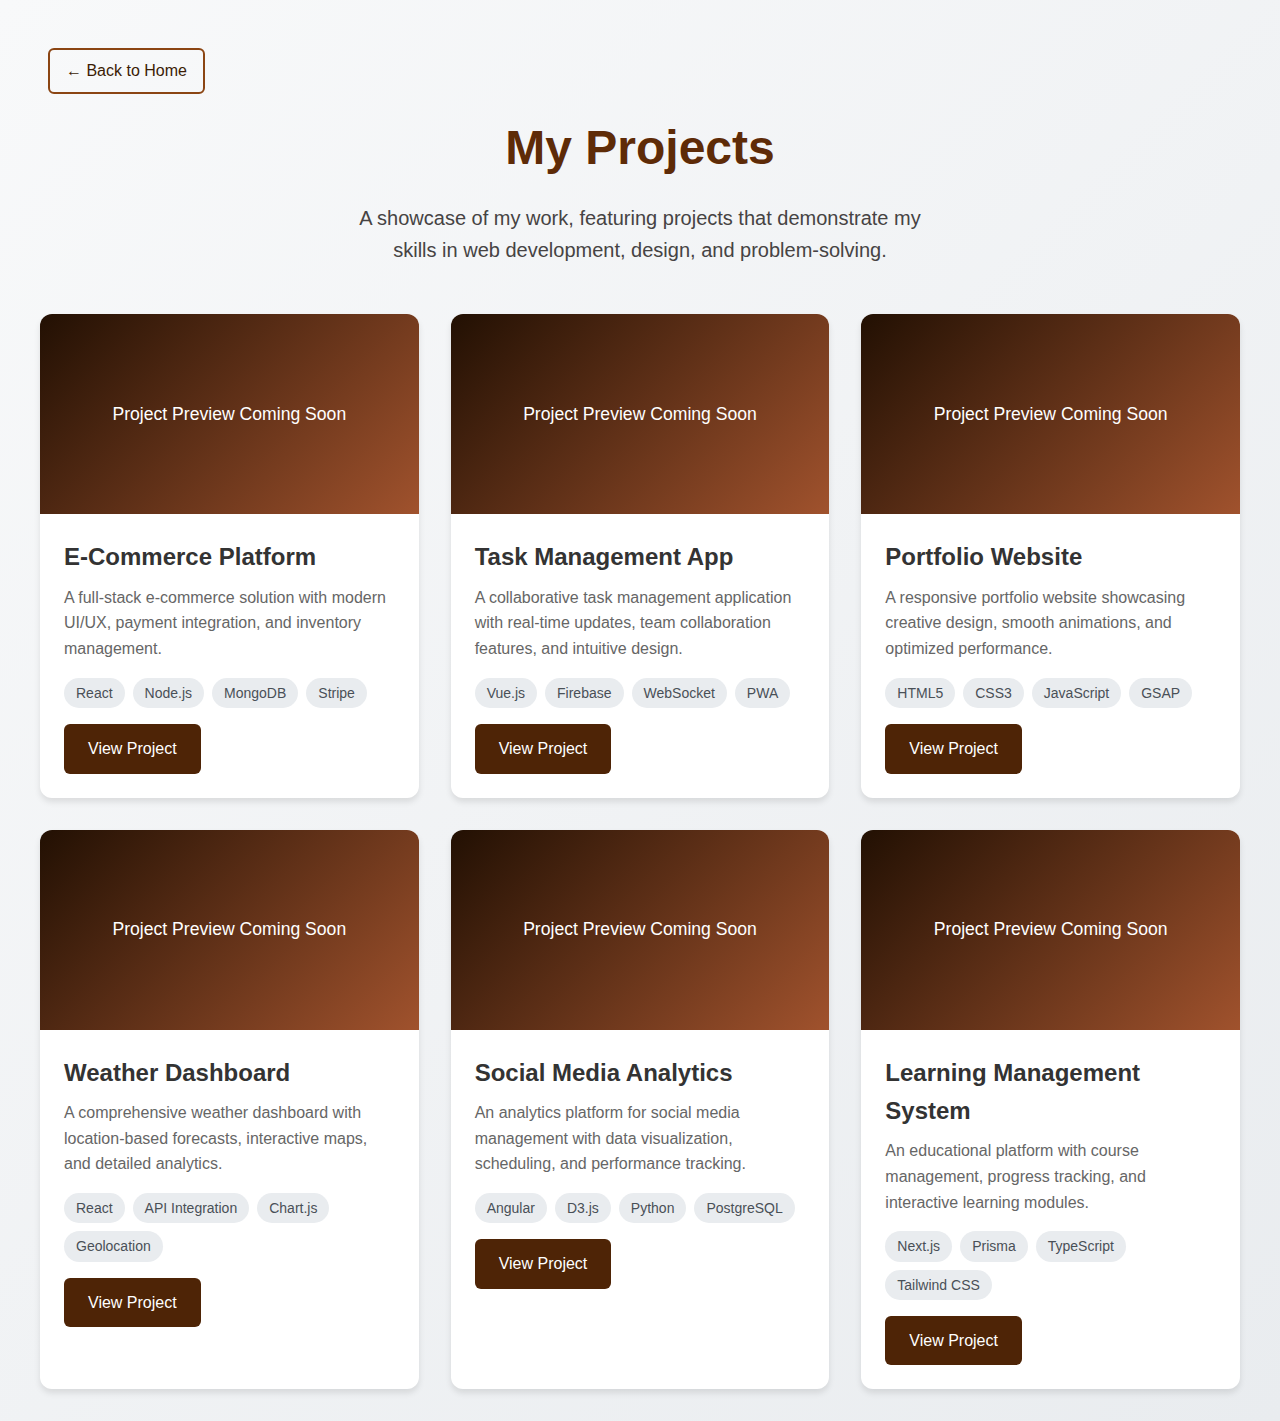
<file: projects.html>
<!DOCTYPE html>
<html lang="en">
<head>
    <meta charset="UTF-8">
    <meta name="viewport" content="width=device-width, initial-scale=1.0">
    <title>Projects - Mehdi Bouzid</title>
    <link rel="stylesheet" href="style.css">
</head>
<body>
    <div class="projects-page">
        <a href="index.html" class="nav-link">← Back to Home</a>


        <header class="projects-header">
            <h1 class="projects-title">My Projects</h1>
            <p class="projects-subtitle">
                A showcase of my work, featuring projects that demonstrate my skills in web development, design, and problem-solving.
            </p>
        </header>

        <div class="projects-grid">
            <!-- Project 1 -->
            <div class="project-card">
                <div class="project-image">
                    Project Preview Coming Soon
                </div>
                <div class="project-content">
                    <h3 class="project-title">E-Commerce Platform</h3>
                    <p class="project-description">
                        A full-stack e-commerce solution with modern UI/UX, payment integration, and inventory management.
                    </p>
                    <div class="project-tags">
                        <span class="project-tag">React</span>
                        <span class="project-tag">Node.js</span>
                        <span class="project-tag">MongoDB</span>
                        <span class="project-tag">Stripe</span>
                    </div>
                    <a href="#" class="project-link">View Project</a>
                </div>
            </div>

            <!-- Project 2 -->
            <div class="project-card">
                <div class="project-image">
                    Project Preview Coming Soon
                </div>
                <div class="project-content">
                    <h3 class="project-title">Task Management App</h3>
                    <p class="project-description">
                        A collaborative task management application with real-time updates, team collaboration features, and intuitive design.
                    </p>
                    <div class="project-tags">
                        <span class="project-tag">Vue.js</span>
                        <span class="project-tag">Firebase</span>
                        <span class="project-tag">WebSocket</span>
                        <span class="project-tag">PWA</span>
                    </div>
                    <a href="#" class="project-link">View Project</a>
                </div>
            </div>

            <!-- Project 3 -->
            <div class="project-card">
                <div class="project-image">
                    Project Preview Coming Soon
                </div>
                <div class="project-content">
                    <h3 class="project-title">Portfolio Website</h3>
                    <p class="project-description">
                        A responsive portfolio website showcasing creative design, smooth animations, and optimized performance.
                    </p>
                    <div class="project-tags">
                        <span class="project-tag">HTML5</span>
                        <span class="project-tag">CSS3</span>
                        <span class="project-tag">JavaScript</span>
                        <span class="project-tag">GSAP</span>
                    </div>
                    <a href="#" class="project-link">View Project</a>
                </div>
            </div>

            <!-- Project 4 -->
            <div class="project-card">
                <div class="project-image">
                    Project Preview Coming Soon
                </div>
                <div class="project-content">
                    <h3 class="project-title">Weather Dashboard</h3>
                    <p class="project-description">
                        A comprehensive weather dashboard with location-based forecasts, interactive maps, and detailed analytics.
                    </p>
                    <div class="project-tags">
                        <span class="project-tag">React</span>
                        <span class="project-tag">API Integration</span>
                        <span class="project-tag">Chart.js</span>
                        <span class="project-tag">Geolocation</span>
                    </div>
                    <a href="#" class="project-link">View Project</a>
                </div>
            </div>

            <!-- Project 5 -->
            <div class="project-card">
                <div class="project-image">
                    Project Preview Coming Soon
                </div>
                <div class="project-content">
                    <h3 class="project-title">Social Media Analytics</h3>
                    <p class="project-description">
                        An analytics platform for social media management with data visualization, scheduling, and performance tracking.
                    </p>
                    <div class="project-tags">
                        <span class="project-tag">Angular</span>
                        <span class="project-tag">D3.js</span>
                        <span class="project-tag">Python</span>
                        <span class="project-tag">PostgreSQL</span>
                    </div>
                    <a href="#" class="project-link">View Project</a>
                </div>
            </div>

            <!-- Project 6 -->
            <div class="project-card">
                <div class="project-image">
                    Project Preview Coming Soon
                </div>
                <div class="project-content">
                    <h3 class="project-title">Learning Management System</h3>
                    <p class="project-description">
                        An educational platform with course management, progress tracking, and interactive learning modules.
                    </p>
                    <div class="project-tags">
                        <span class="project-tag">Next.js</span>
                        <span class="project-tag">Prisma</span>
                        <span class="project-tag">TypeScript</span>
                        <span class="project-tag">Tailwind CSS</span>
                    </div>
                    <a href="#" class="project-link">View Project</a>
                </div>
            </div>
        </div>
    </div>

    <script src="script.js"></script>
</body>
</html>
</file>
<file: style.css>
/* Basic CSS Reset and Setup */
* {
    margin: 0;
    padding: 0;
    box-sizing: border-box;
}

body {
    font-family: -apple-system, BlinkMacSystemFont, 'Segoe UI', 'Roboto', sans-serif;
    line-height: 1.6;
    color: #333;
    background: #79532f;
}

/* Hero Section */
.hero {
    min-height: 100vh;
    background: url('src/assets/leather-hero.jpg') center/cover;
    display: flex;
    align-items: center;
    justify-content: center;
    position: relative;
    padding: 2rem;
}

.hero::before {
    content: '';
    position: absolute;
    top: 0;
    left: 0;
    right: 0;
    bottom: 0;
    background: linear-gradient(135deg, rgba(139, 69, 19, 0.8), rgba(160, 82, 45, 0.6));
}

.hero-content {
    text-align: center;
    color: white;
    z-index: 2;
    position: relative;
    max-width: 800px;
}

.hero-title {
    font-size: 4rem;
    font-weight: bold;
    margin-bottom: 1rem;
}

.gradient-text {
    background: linear-gradient(135deg, #5c2505, #834103);
    -webkit-background-clip: text;
    -webkit-text-fill-color: transparent;
    background-clip: text;
}

.hero-subtitle {
    font-size: 1.25rem;
    margin-bottom: 2rem;
    opacity: 0.9;
}

.cta-button {
    background: linear-gradient(135deg, #462107, #642e15);
    color: white;
    border: none;
    padding: 1rem 2rem;
    font-size: 1.1rem;
    border-radius: 8px;
    cursor: pointer;
    transition: transform 0.3s ease;
}

.cta-button:hover {
    transform: translateY(-2px);
}

/* Projects Page */
.projects-page {
    min-height: 100vh;
    background: linear-gradient(135deg, #f8f9fa, #e9ecef);
    padding: 2rem;
}

.projects-header {
    text-align: center;
    margin-bottom: 3rem;
}

.projects-title {
    font-size: 3rem;
    color: #5e2b07;
    margin-bottom: 1rem;
}

.projects-subtitle {
    font-size: 1.25rem;
    color: #464343;
    max-width: 600px;
    margin: 0 auto;
}

.projects-grid {
    display: grid;
    grid-template-columns: repeat(auto-fit, minmax(350px, 1fr));
    gap: 2rem;
    max-width: 1200px;
    margin: 0 auto;
}

.project-card {
    background: white;
    border-radius: 12px;
    overflow: hidden;
    box-shadow: 0 4px 6px rgba(0, 0, 0, 0.1);
    transition: transform 0.3s ease, box-shadow 0.3s ease;
}

.project-card:hover {
    transform: translateY(-5px);
    box-shadow: 0 8px 25px rgba(0, 0, 0, 0.15);
}

.project-image {
    width: 100%;
    height: 200px;
    background: linear-gradient(135deg, #221003, #a0522d);
    display: flex;
    align-items: center;
    justify-content: center;
    color: white;
    font-size: 1.1rem;
}

.project-content {
    padding: 1.5rem;
}

.project-title {
    font-size: 1.5rem;
    font-weight: 600;
    color: #333;
    margin-bottom: 0.5rem;
}

.project-description {
    color: #666;
    margin-bottom: 1rem;
    line-height: 1.6;
}

.project-tags {
    display: flex;
    flex-wrap: wrap;
    gap: 0.5rem;
    margin-bottom: 1rem;
}

.project-tag {
    background: #e9ecef;
    color: #495057;
    padding: 0.25rem 0.75rem;
    border-radius: 20px;
    font-size: 0.875rem;
}

.project-link {
    display: inline-block;
    background: #4e2406;
    color: white;
    padding: 0.75rem 1.5rem;
    text-decoration: none;
    border-radius: 6px;
    font-weight: 500;
    transition: background 0.3s ease;
}

.project-link:hover {
    background: #53240e;
}

/* Navigation */
.nav-link {
    display: inline-block;
    color: #3b1c05;
    text-decoration: none;
    padding: 0.5rem 1rem;
    margin: 1rem;
    border: 2px solid #8b4513;
    border-radius: 6px;
    transition: all 0.3s ease;
}

.nav-link:hover {
    background: #8b4513;
    color: white;
}

/* Hero decorations */
.hero-decorations {
    position: absolute;
    top: 0;
    left: 0;
    right: 0;
    bottom: 0;
    pointer-events: none;
    z-index: 1;
}

.decoration {
    position: absolute;
    border-radius: 50%;
    background: rgba(255, 255, 255, 0.1);
}

.decoration-1 {
    width: 300px;
    height: 300px;
    top: 10%;
    right: 10%;
    animation: float 6s ease-in-out infinite;
}

.decoration-2 {
    width: 200px;
    height: 200px;
    bottom: 20%;
    left: 10%;
    animation: float 8s ease-in-out infinite reverse;
}

@keyframes float {
    0%, 100% { transform: translateY(0px) rotate(0deg); }
    50% { transform: translateY(-20px) rotate(10deg); }
}

/* Responsive Design */
@media (max-width: 768px) {
    .hero-title {
        font-size: 2.5rem;
    }
    
    .projects-title {
        font-size: 2rem;
    }
    
    .projects-grid {
        grid-template-columns: 1fr;
    }
    
    .decoration-1,
    .decoration-2 {
        display: none;
    }
}
</file>
